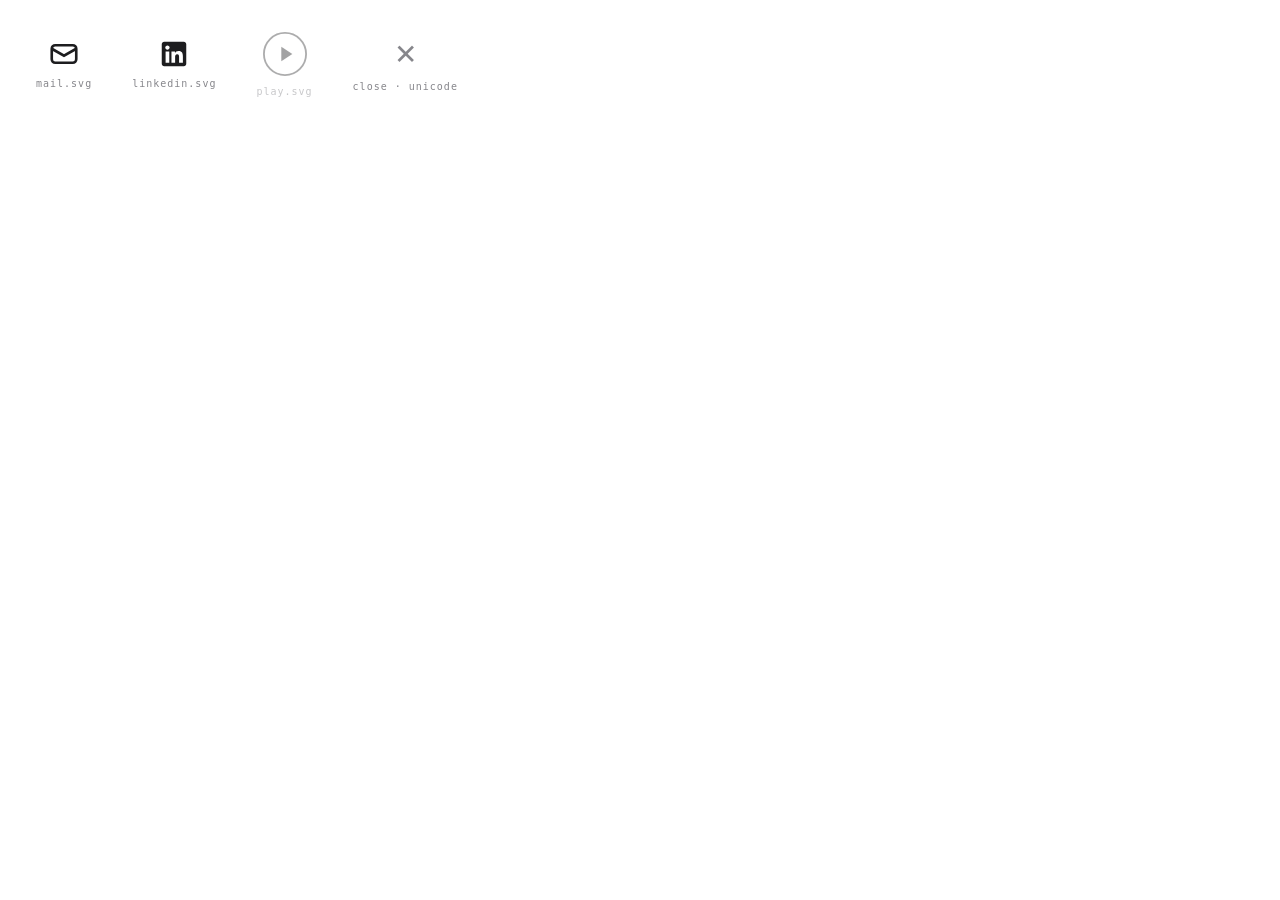
<file: brand-icons.card.html>
<!-- @dsCard group="Brand" viewport="700x150" name="Iconography" subtitle="Inline 1.5px-stroke SVG, currentColor — no icon font, no emoji" -->
<!DOCTYPE html>
<html lang="en">
<head>
<meta charset="UTF-8" />
<link rel="stylesheet" href="../styles.css" />
<style>
  body { margin: 0; font-family: var(--font-body); background: var(--bg); color: var(--text); }
  .row { display: flex; gap: 40px; padding: 32px 36px; align-items: center; }
  .item { display: flex; flex-direction: column; align-items: center; gap: 10px; color: var(--text); }
  .v { font-family: var(--font-mono); font-size: 10px; letter-spacing: 0.1em; color: var(--text-secondary); }
  svg { display: block; }
</style>
</head>
<body>
<div class="row">
  <div class="item">
    <svg width="28" height="28" viewBox="0 0 16 16" fill="none"><rect x="1" y="3" width="14" height="10" rx="2" stroke="currentColor" stroke-width="1.5" fill="none"/><path d="M1 5l7 4 7-4" stroke="currentColor" stroke-width="1.5" fill="none"/></svg>
    <span class="v">mail.svg</span>
  </div>
  <div class="item">
    <svg width="28" height="28" viewBox="0 0 16 16" fill="currentColor"><path d="M13.6 1H2.4C1.63 1 1 1.63 1 2.4v11.2c0 .77.63 1.4 1.4 1.4h11.2c.77 0 1.4-.63 1.4-1.4V2.4c0-.77-.63-1.4-1.4-1.4zM5.3 13H3.2V6.5h2.1V13zM4.25 5.6c-.69 0-1.25-.56-1.25-1.25S3.56 3.1 4.25 3.1s1.25.56 1.25 1.25-.56 1.25-1.25 1.25zM13 13h-2.1V9.85c0-.75-.01-1.72-1.05-1.72-1.05 0-1.21.82-1.21 1.67V13H6.55V6.5h2.01v.89h.03c.28-.53.96-1.09 1.98-1.09 2.12 0 2.51 1.4 2.51 3.21V13z"/></svg>
    <span class="v">linkedin.svg</span>
  </div>
  <div class="item" style="opacity:0.45">
    <svg width="44" height="44" viewBox="0 0 48 48" fill="none"><circle cx="24" cy="24" r="23" stroke="currentColor" stroke-width="2" opacity="0.8"/><path d="M20 16l12 8-12 8V16z" fill="currentColor" opacity="0.9"/></svg>
    <span class="v">play.svg</span>
  </div>
  <div class="item">
    <span style="font-size:28px;color:var(--text-secondary)">✕</span>
    <span class="v">close · unicode</span>
  </div>
</div>
</body>
</html>
</file>
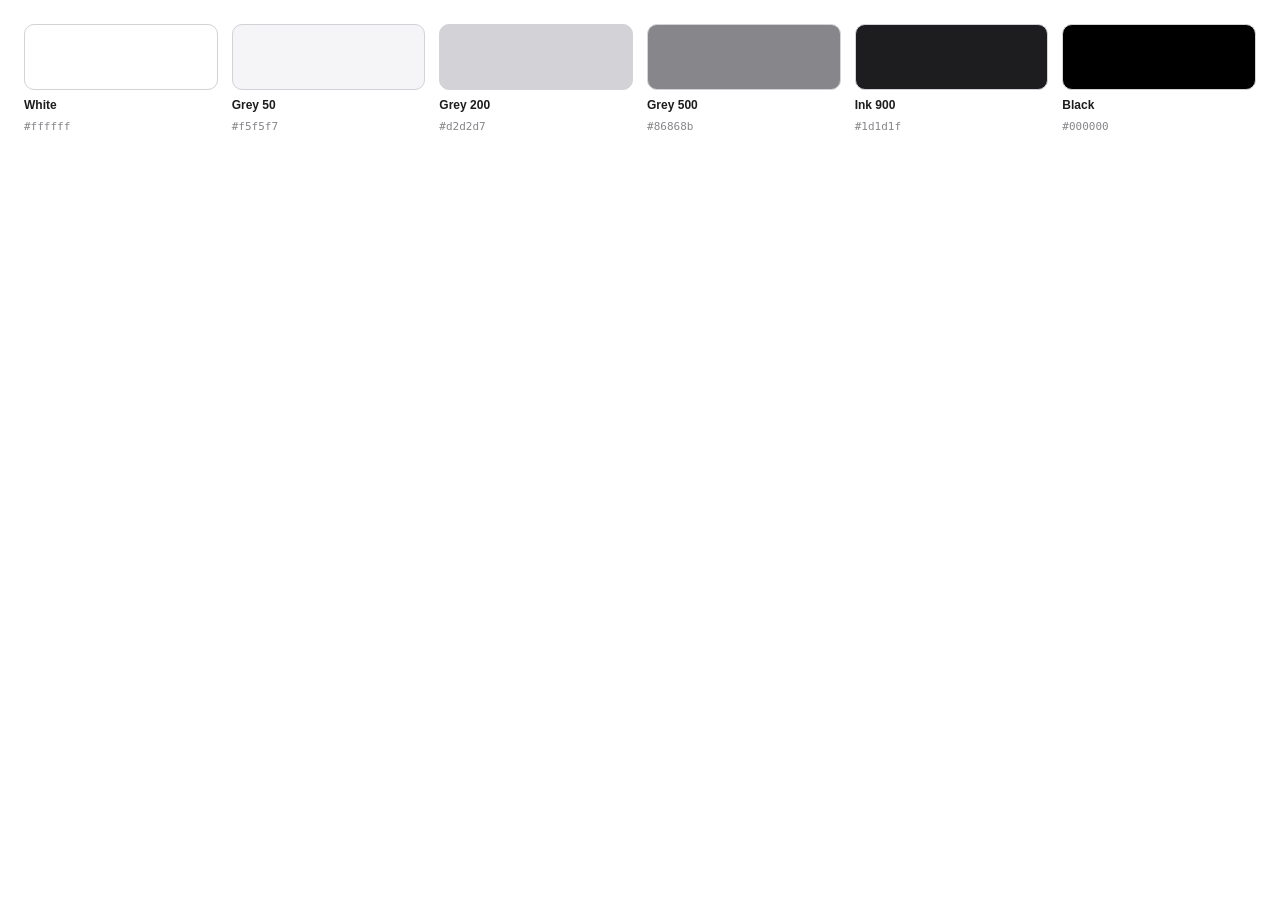
<file: colors-scale.card.html>
<!-- @dsCard group="Colors" viewport="700x150" name="Ink & surface scale" subtitle="The grey-to-ink spine of the brand" -->
<!DOCTYPE html>
<html lang="en">
<head>
<meta charset="UTF-8" />
<link rel="stylesheet" href="../styles.css" />
<style>
  body { margin: 0; font-family: var(--font-body); background: var(--bg); color: var(--text); }
  .row { display: flex; padding: 24px; gap: 14px; }
  .sw { flex: 1; display: flex; flex-direction: column; gap: 8px; }
  .chip { height: 64px; border-radius: 10px; border: 1px solid var(--border); }
  .n { font-size: 12px; font-weight: 600; }
  .v { font-family: var(--font-mono); font-size: 11px; color: var(--text-secondary); }
</style>
</head>
<body>
<div class="row">
  <div class="sw"><div class="chip" style="background:#ffffff"></div><span class="n">White</span><span class="v">#ffffff</span></div>
  <div class="sw"><div class="chip" style="background:#f5f5f7"></div><span class="n">Grey 50</span><span class="v">#f5f5f7</span></div>
  <div class="sw"><div class="chip" style="background:#d2d2d7"></div><span class="n">Grey 200</span><span class="v">#d2d2d7</span></div>
  <div class="sw"><div class="chip" style="background:#86868b"></div><span class="n">Grey 500</span><span class="v">#86868b</span></div>
  <div class="sw"><div class="chip" style="background:#1d1d1f"></div><span class="n">Ink 900</span><span class="v">#1d1d1f</span></div>
  <div class="sw"><div class="chip" style="background:#000000"></div><span class="n">Black</span><span class="v">#000000</span></div>
</div>
</body>
</html>
</file>
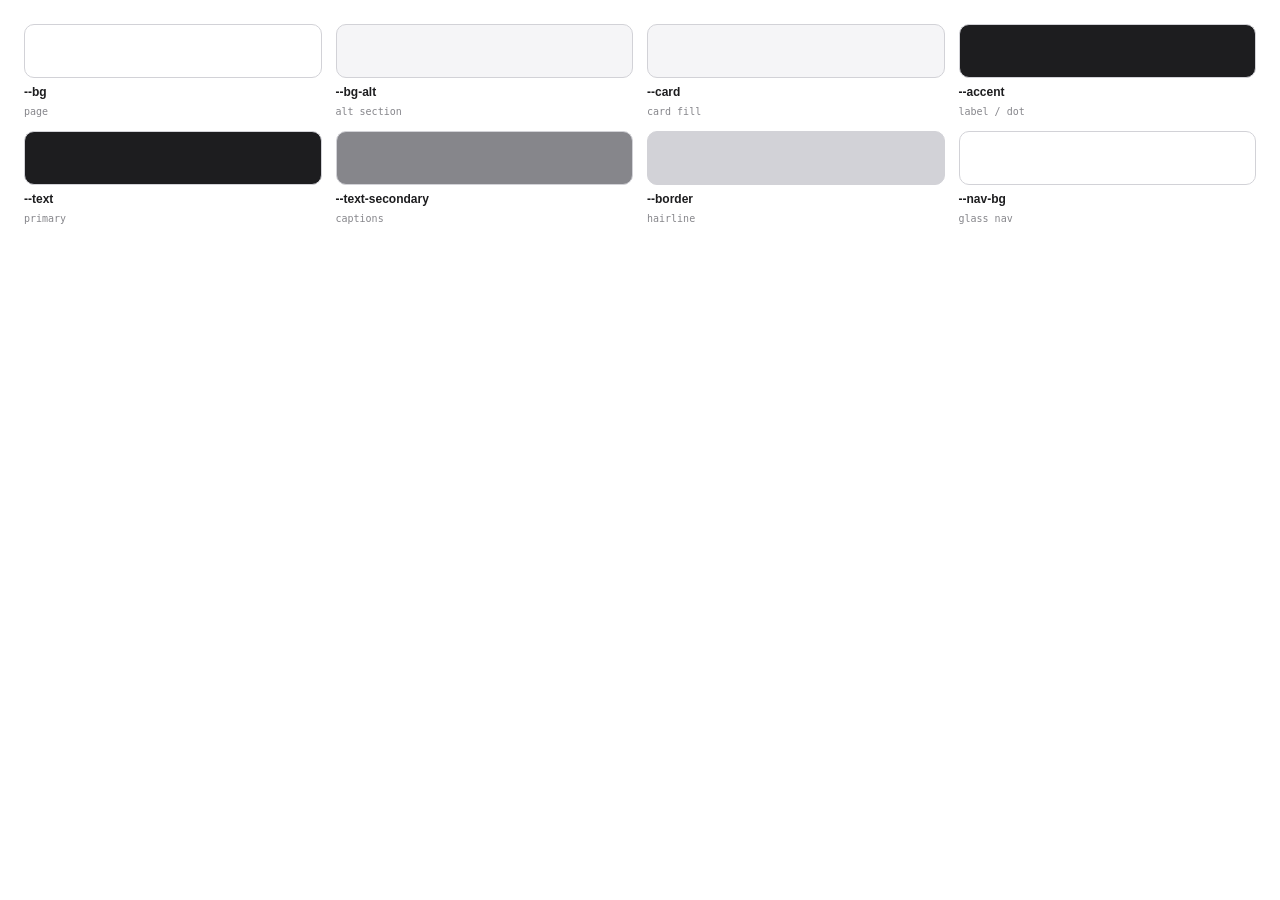
<file: colors-semantic.card.html>
<!-- @dsCard group="Colors" viewport="700x170" name="Semantic aliases" subtitle="How the scale maps to surfaces, text & lines" -->
<!DOCTYPE html>
<html lang="en">
<head>
<meta charset="UTF-8" />
<link rel="stylesheet" href="../styles.css" />
<style>
  body { margin: 0; font-family: var(--font-body); background: var(--bg); color: var(--text); }
  .grid { display: grid; grid-template-columns: repeat(4, 1fr); gap: 14px; padding: 24px; }
  .sw { display: flex; flex-direction: column; gap: 7px; }
  .chip { height: 52px; border-radius: 10px; border: 1px solid var(--border); }
  .n { font-size: 12px; font-weight: 600; }
  .v { font-family: var(--font-mono); font-size: 10px; color: var(--text-secondary); }
</style>
</head>
<body>
<div class="grid">
  <div class="sw"><div class="chip" style="background:var(--bg)"></div><span class="n">--bg</span><span class="v">page</span></div>
  <div class="sw"><div class="chip" style="background:var(--bg-alt)"></div><span class="n">--bg-alt</span><span class="v">alt section</span></div>
  <div class="sw"><div class="chip" style="background:var(--card)"></div><span class="n">--card</span><span class="v">card fill</span></div>
  <div class="sw"><div class="chip" style="background:var(--accent)"></div><span class="n">--accent</span><span class="v">label / dot</span></div>
  <div class="sw"><div class="chip" style="background:var(--text)"></div><span class="n">--text</span><span class="v">primary</span></div>
  <div class="sw"><div class="chip" style="background:var(--text-secondary)"></div><span class="n">--text-secondary</span><span class="v">captions</span></div>
  <div class="sw"><div class="chip" style="background:var(--border)"></div><span class="n">--border</span><span class="v">hairline</span></div>
  <div class="sw"><div class="chip" style="background:var(--nav-bg);backdrop-filter:blur(6px)"></div><span class="n">--nav-bg</span><span class="v">glass nav</span></div>
</div>
</body>
</html>
</file>
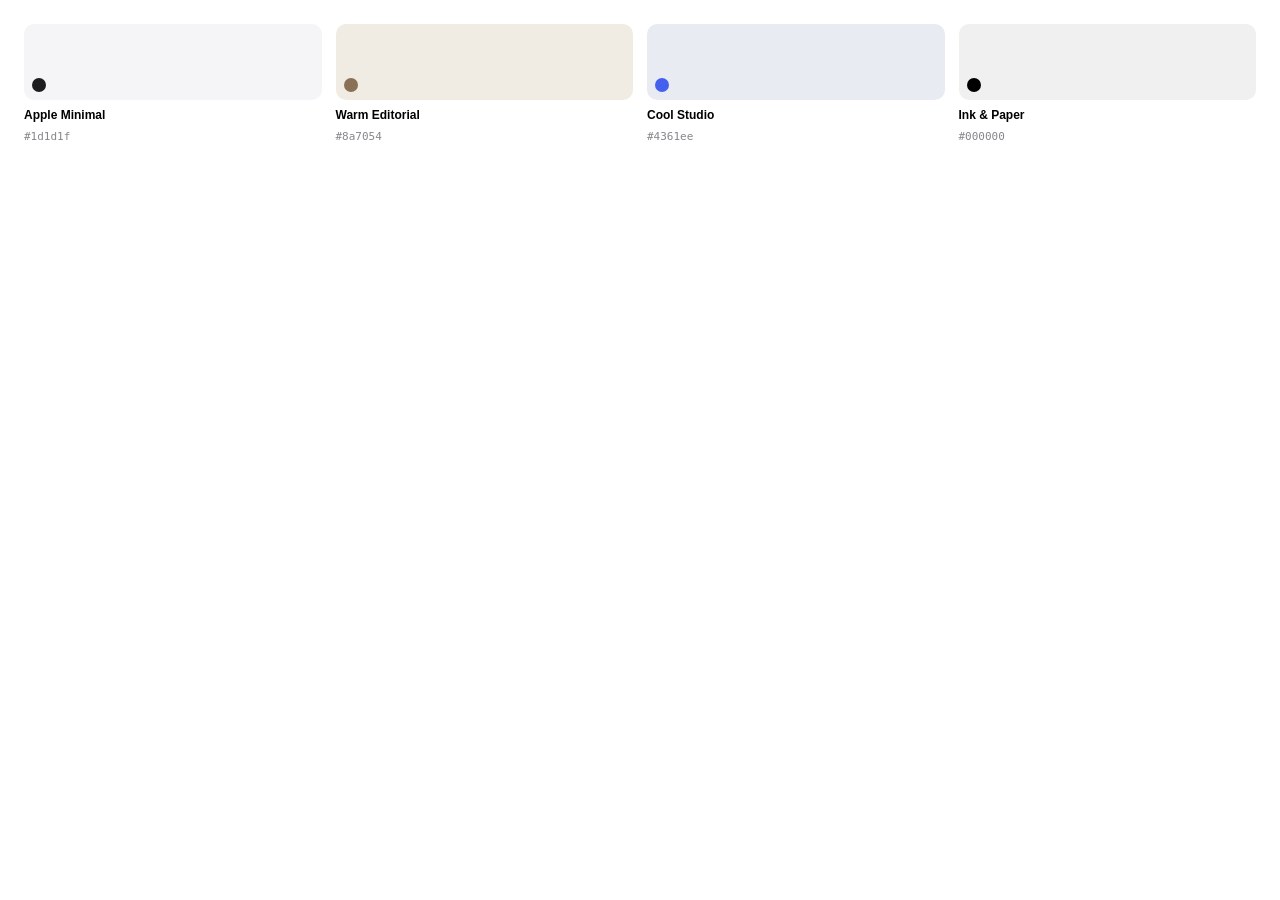
<file: colors-themes.card.html>
<!-- @dsCard group="Colors" viewport="700x150" name="Theme accents" subtitle="One accent per identity — never more than one" -->
<!DOCTYPE html>
<html lang="en">
<head>
<meta charset="UTF-8" />
<link rel="stylesheet" href="../styles.css" />
<style>
  body { margin: 0; font-family: var(--font-body); }
  .row { display: flex; padding: 24px; gap: 14px; }
  .sw { flex: 1; display: flex; flex-direction: column; gap: 8px; }
  .chip { height: 60px; border-radius: 10px; display: flex; align-items: flex-end; padding: 8px; }
  .dot { width: 14px; height: 14px; border-radius: 50%; }
  .n { font-size: 12px; font-weight: 600; }
  .v { font-family: var(--font-mono); font-size: 11px; color: #86868b; }
</style>
</head>
<body>
<div class="row">
  <div class="sw"><div class="chip" style="background:#f5f5f7"><span class="dot" style="background:#1d1d1f"></span></div><span class="n">Apple Minimal</span><span class="v">#1d1d1f</span></div>
  <div class="sw"><div class="chip" style="background:#f0ece4"><span class="dot" style="background:#8a7054"></span></div><span class="n">Warm Editorial</span><span class="v">#8a7054</span></div>
  <div class="sw"><div class="chip" style="background:#e8ecf2"><span class="dot" style="background:#4361ee"></span></div><span class="n">Cool Studio</span><span class="v">#4361ee</span></div>
  <div class="sw"><div class="chip" style="background:#f0f0f0"><span class="dot" style="background:#000000"></span></div><span class="n">Ink &amp; Paper</span><span class="v">#000000</span></div>
</div>
</body>
</html>
</file>
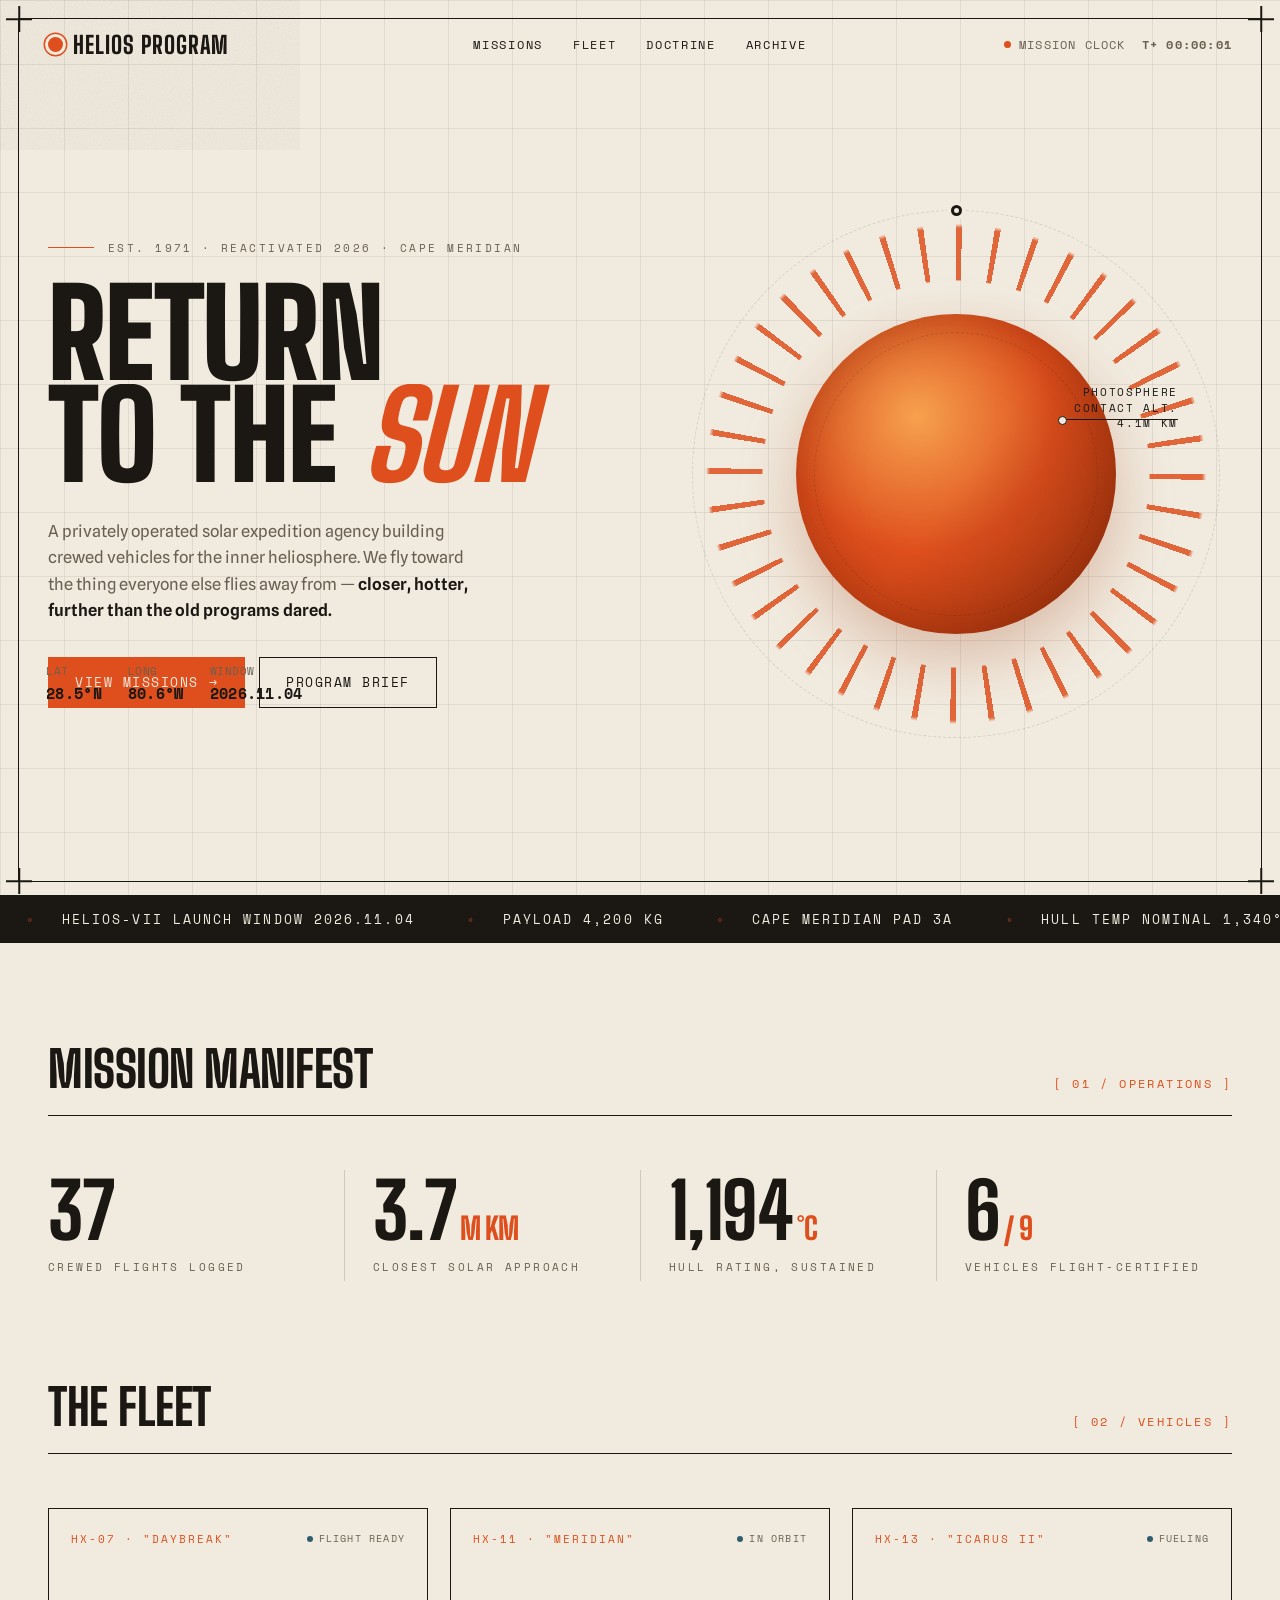
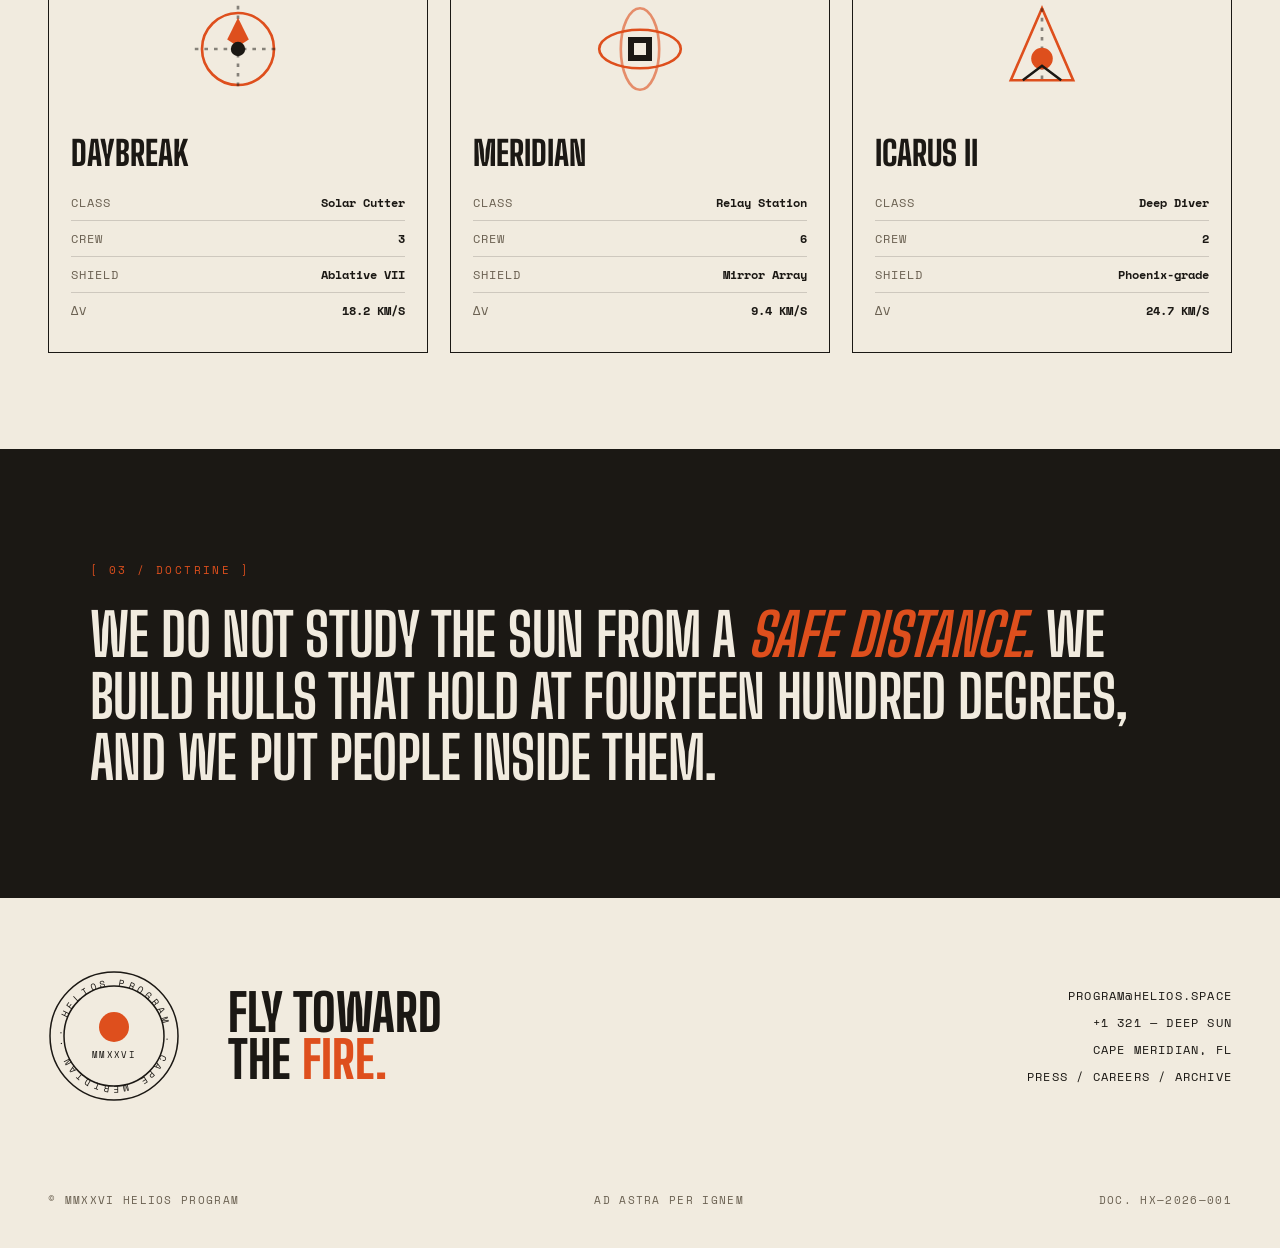
<file: Helios Program.html>
<!DOCTYPE html>
<html lang="en">
<head>
<meta charset="UTF-8" />
<meta name="viewport" content="width=device-width, initial-scale=1.0" />
<title>HELIOS PROGRAM — Return to the Sun</title>
<link rel="preconnect" href="https://fonts.googleapis.com" />
<link rel="preconnect" href="https://fonts.gstatic.com" crossorigin />
<link href="https://fonts.googleapis.com/css2?family=Big+Shoulders+Display:wght@500;700;800;900&family=Space+Mono:wght@400;700&family=Spline+Sans:wght@400;500;600&display=swap" rel="stylesheet" />
<style>
  :root {
    --paper: #f1ebdf;
    --paper-2: #e7dccb;
    --ink: #1b1814;
    --ink-soft: #6a6051;
    --helios: #de4f1d;
    --helios-deep: #b3380f;
    --sky: #2f5d6e;
    --line: rgba(27, 24, 20, 0.16);
    --line-soft: rgba(27, 24, 20, 0.08);
    --display: "Big Shoulders Display", sans-serif;
    --mono: "Space Mono", monospace;
    --body: "Spline Sans", sans-serif;
  }
  * { margin: 0; padding: 0; box-sizing: border-box; }
  html { scroll-behavior: smooth; }
  body {
    background: var(--paper);
    color: var(--ink);
    font-family: var(--body);
    overflow-x: hidden;
    -webkit-font-smoothing: antialiased;
  }
  ::selection { background: var(--helios); color: var(--paper); }
  ::-webkit-scrollbar { width: 9px; }
  ::-webkit-scrollbar-track { background: var(--paper-2); }
  ::-webkit-scrollbar-thumb { background: var(--ink); }

  /* faint engineering grid + grain over everything */
  body::before {
    content: "";
    position: fixed; inset: 0; z-index: 1; pointer-events: none;
    background-image:
      linear-gradient(var(--line-soft) 1px, transparent 1px),
      linear-gradient(90deg, var(--line-soft) 1px, transparent 1px);
    background-size: 64px 64px;
  }
  .grain {
    position: fixed; inset: 0; z-index: 2; pointer-events: none;
    opacity: 0.5; mix-blend-mode: multiply;
  }

  .mono { font-family: var(--mono); }
  .lbl {
    font-family: var(--mono); font-size: 11px; letter-spacing: 0.22em;
    text-transform: uppercase; color: var(--ink-soft);
  }

  /* ---------- FRAME ---------- */
  .frame {
    position: fixed; inset: 18px; z-index: 5; pointer-events: none;
    border: 1.5px solid var(--ink);
  }
  .reg { position: absolute; width: 26px; height: 26px; }
  .reg::before, .reg::after { content: ""; position: absolute; background: var(--ink); }
  .reg::before { left: 50%; top: 0; width: 1.5px; height: 100%; transform: translateX(-50%); }
  .reg::after { top: 50%; left: 0; height: 1.5px; width: 100%; transform: translateY(-50%); }
  .reg.tl { top: -13px; left: -13px; } .reg.tr { top: -13px; right: -13px; }
  .reg.bl { bottom: -13px; left: -13px; } .reg.br { bottom: -13px; right: -13px; }

  /* ---------- SHELL ---------- */
  .shell { position: relative; z-index: 10; padding: 0 48px; max-width: 1440px; margin: 0 auto; }

  /* ---------- TOPBAR ---------- */
  header {
    position: relative; z-index: 10;
    display: grid; grid-template-columns: 1fr auto 1fr; align-items: center;
    padding: 30px 48px 0; max-width: 1440px; margin: 0 auto;
  }
  .wordmark { display: flex; align-items: center; gap: 10px; font-family: var(--display); font-weight: 800; font-size: 24px; letter-spacing: 0.04em; }
  .wordmark .sun { width: 15px; height: 15px; border-radius: 50%; background: var(--helios); box-shadow: 0 0 0 3px var(--paper), 0 0 0 4.5px var(--helios); }
  nav { display: flex; gap: 30px; justify-self: center; }
  nav a {
    font-family: var(--mono); font-size: 12px; letter-spacing: 0.14em; text-transform: uppercase;
    color: var(--ink); text-decoration: none; position: relative; padding: 4px 0;
  }
  nav a::after { content: ""; position: absolute; left: 0; bottom: 0; width: 0; height: 1.5px; background: var(--helios); transition: width 0.3s cubic-bezier(0.22,1,0.36,1); }
  nav a:hover { color: var(--helios); }
  nav a:hover::after { width: 100%; }
  .clock { justify-self: end; font-family: var(--mono); font-size: 12px; letter-spacing: 0.1em; color: var(--ink-soft); display: flex; align-items: center; gap: 8px; }
  .clock .dot { width: 7px; height: 7px; border-radius: 50%; background: var(--helios); animation: blink 1.6s steps(1) infinite; }
  @keyframes blink { 50% { opacity: 0.25; } }

  /* ---------- HERO ---------- */
  .hero { position: relative; z-index: 10; min-height: calc(100vh - 70px); display: grid; grid-template-columns: 1.05fr 0.95fr; align-items: center; gap: 20px; }
  .hero-l { position: relative; }
  .kicker { display: flex; align-items: center; gap: 14px; margin-bottom: 26px; }
  .kicker .bar { width: 46px; height: 1.5px; background: var(--helios); }
  h1 { font-family: var(--display); font-weight: 900; line-height: 0.84; letter-spacing: -0.01em; font-size: clamp(58px, 9.5vw, 150px); text-transform: uppercase; }
  h1 .em { color: var(--helios); font-style: italic; font-weight: 800; }
  .line-mask { overflow: hidden; display: block; }
  .line-mask > span { display: block; transform: translateY(110%); animation: riseIn 0.95s cubic-bezier(0.22,1,0.36,1) forwards; }
  .line-mask:nth-child(1) > span { animation-delay: 0.15s; }
  .line-mask:nth-child(2) > span { animation-delay: 0.27s; }
  .line-mask:nth-child(3) > span { animation-delay: 0.39s; }
  @keyframes riseIn { to { transform: translateY(0); } }

  .lede { max-width: 430px; margin-top: 32px; font-size: 16.5px; line-height: 1.6; color: var(--ink-soft); opacity: 0; animation: fadeUp 0.9s ease 0.7s forwards; }
  .lede b { color: var(--ink); font-weight: 600; }
  .cta { display: flex; gap: 14px; margin-top: 34px; flex-wrap: wrap; opacity: 0; animation: fadeUp 0.9s ease 0.85s forwards; }
  @keyframes fadeUp { from { opacity: 0; transform: translateY(18px); } to { opacity: 1; transform: translateY(0); } }
  .btn {
    font-family: var(--mono); font-size: 12.5px; letter-spacing: 0.12em; text-transform: uppercase;
    padding: 15px 26px; border: 1.5px solid var(--ink); cursor: pointer; text-decoration: none; color: var(--ink);
    background: transparent; display: inline-flex; align-items: center; gap: 10px; transition: all 0.25s ease;
  }
  .btn .arr { transition: transform 0.25s ease; }
  .btn:hover .arr { transform: translateX(5px); }
  .btn--solid { background: var(--helios); border-color: var(--helios); color: var(--paper); }
  .btn--solid:hover { background: var(--helios-deep); border-color: var(--helios-deep); }
  .btn--ghost:hover { background: var(--ink); color: var(--paper); }

  /* coordinate readouts down the left edge */
  .coords { position: absolute; left: -2px; bottom: 4px; display: flex; gap: 26px; opacity: 0; animation: fadeUp 0.9s ease 1s forwards; }
  .coords div { font-family: var(--mono); font-size: 11px; color: var(--ink-soft); letter-spacing: 0.05em; }
  .coords b { display: block; color: var(--ink); font-size: 15px; letter-spacing: 0.02em; margin-top: 3px; }

  /* ---------- SUN DISC ---------- */
  .hero-r { position: relative; height: 560px; display: flex; align-items: center; justify-content: center; }
  .disc-wrap { position: relative; width: 460px; height: 460px; opacity: 0; animation: discIn 1.3s cubic-bezier(0.22,1,0.36,1) 0.4s forwards; }
  @keyframes discIn { from { opacity: 0; transform: scale(0.82) rotate(-12deg); } to { opacity: 1; transform: scale(1) rotate(0); } }
  .rays {
    position: absolute; inset: -60px; border-radius: 50%;
    background: repeating-conic-gradient(from 0deg, var(--helios) 0deg 1.4deg, transparent 1.4deg 9deg);
    -webkit-mask: radial-gradient(circle, transparent 47%, #000 47.4%, #000 60%, transparent 61%);
    mask: radial-gradient(circle, transparent 47%, #000 47.4%, #000 60%, transparent 61%);
    opacity: 0.85; animation: spin 60s linear infinite;
  }
  @keyframes spin { to { transform: rotate(360deg); } }
  .disc {
    position: absolute; inset: 70px; border-radius: 50%;
    background: radial-gradient(circle at 38% 32%, #f6a14e 0%, var(--helios) 46%, var(--helios-deep) 100%);
    box-shadow: inset 0 0 60px rgba(120,30,0,0.45), 0 24px 60px rgba(160,60,20,0.28);
  }
  .disc::after { /* terminator shading */
    content: ""; position: absolute; inset: 0; border-radius: 50%;
    background: linear-gradient(125deg, transparent 52%, rgba(70,20,0,0.32) 100%);
  }
  .ring { position: absolute; border: 1.5px dashed var(--line); border-radius: 50%; }
  .ring.r1 { inset: 18px; }
  .ring.r2 { inset: -34px; border-color: rgba(27,24,20,0.12); }
  .orbit { position: absolute; inset: -34px; animation: spin 16s linear infinite; }
  .craft { position: absolute; top: -5px; left: 50%; width: 11px; height: 11px; margin-left: -5.5px; background: var(--ink); border-radius: 50%; box-shadow: 0 0 0 4px var(--paper); }
  .craft::after { content: ""; position: absolute; inset: 3px; background: var(--paper); border-radius: 50%; }
  .disc-tag { position: absolute; top: 4px; right: -6px; transform: rotate(0deg); text-align: right; }
  .disc-tag .lbl { display: block; }
  .leader { position: absolute; right: 8px; top: 38%; width: 120px; height: 1.5px; background: var(--ink); }
  .leader::before { content: ""; position: absolute; left: 0; top: -3px; width: 7px; height: 7px; border-radius: 50%; border: 1.5px solid var(--ink); background: var(--paper); }
  .leader .t { position: absolute; right: 0; top: -34px; font-family: var(--mono); font-size: 10.5px; letter-spacing: 0.16em; text-transform: uppercase; color: var(--ink); text-align: right; line-height: 1.5; }

  /* ---------- TICKER ---------- */
  .ticker { position: relative; z-index: 10; border-top: 1.5px solid var(--ink); border-bottom: 1.5px solid var(--ink); overflow: hidden; background: var(--ink); margin-top: 6px; }
  .ticker-track { display: flex; gap: 0; white-space: nowrap; animation: marquee 38s linear infinite; }
  .ticker-track span { font-family: var(--mono); font-size: 13px; letter-spacing: 0.16em; text-transform: uppercase; color: var(--paper); padding: 13px 26px; display: inline-flex; align-items: center; gap: 26px; }
  .ticker-track span i { color: var(--helios); font-style: normal; }
  @keyframes marquee { to { transform: translateX(-50%); } }

  /* ---------- MANIFEST ---------- */
  section.block { position: relative; z-index: 10; max-width: 1440px; margin: 0 auto; padding: 96px 48px; }
  .sec-head { display: flex; align-items: baseline; justify-content: space-between; gap: 24px; border-bottom: 1.5px solid var(--ink); padding-bottom: 16px; margin-bottom: 54px; }
  .sec-head h2 { font-family: var(--display); font-weight: 800; font-size: clamp(30px, 4vw, 50px); text-transform: uppercase; letter-spacing: -0.01em; }
  .sec-head .idx { font-family: var(--mono); font-size: 12px; letter-spacing: 0.2em; color: var(--helios); }
  .manifest { display: grid; grid-template-columns: repeat(4, 1fr); gap: 0; }
  .stat { padding: 6px 28px; border-left: 1.5px solid var(--line); }
  .stat:first-child { border-left: none; padding-left: 0; }
  .stat .num { font-family: var(--display); font-weight: 800; font-size: clamp(46px, 6vw, 82px); line-height: 0.9; letter-spacing: -0.02em; }
  .stat .num .u { font-size: 0.4em; color: var(--helios); margin-left: 4px; }
  .stat .cap { margin-top: 14px; }

  /* ---------- FLEET ---------- */
  .fleet { display: grid; grid-template-columns: repeat(3, 1fr); gap: 22px; }
  .craft-card { border: 1.5px solid var(--ink); background: var(--paper); display: flex; flex-direction: column; transition: transform 0.4s cubic-bezier(0.22,1,0.36,1), box-shadow 0.4s ease; }
  .craft-card:hover { transform: translateY(-6px); box-shadow: 10px 12px 0 var(--ink); }
  .craft-card .top { padding: 22px 22px 0; display: flex; justify-content: space-between; align-items: flex-start; }
  .craft-card .code { font-family: var(--mono); font-size: 11px; letter-spacing: 0.18em; color: var(--helios); }
  .craft-card .status { font-family: var(--mono); font-size: 10px; letter-spacing: 0.12em; text-transform: uppercase; color: var(--ink-soft); display: flex; align-items: center; gap: 6px; }
  .craft-card .status .d { width: 6px; height: 6px; border-radius: 50%; background: var(--sky); }
  .craft-viz { height: 168px; margin: 18px 0 4px; display: flex; align-items: center; justify-content: center; position: relative; }
  .craft-viz svg { width: 120px; height: 120px; }
  .craft-card h3 { font-family: var(--display); font-weight: 800; font-size: 34px; text-transform: uppercase; padding: 0 22px; line-height: 0.95; }
  .craft-card .spec { padding: 16px 22px 24px; }
  .spec .r { display: flex; justify-content: space-between; padding: 9px 0; border-top: 1px solid var(--line); font-family: var(--mono); font-size: 12px; }
  .spec .r:first-child { border-top: none; }
  .spec .r .k { color: var(--ink-soft); letter-spacing: 0.08em; }
  .spec .r .v { color: var(--ink); font-weight: 700; }

  /* ---------- STATEMENT ---------- */
  .statement { position: relative; z-index: 10; background: var(--ink); color: var(--paper); padding: 110px 48px; }
  .statement .in { max-width: 1100px; margin: 0 auto; }
  .statement .lbl { color: var(--helios); }
  .statement p { font-family: var(--display); font-weight: 700; font-size: clamp(30px, 4.6vw, 64px); line-height: 1.04; text-transform: uppercase; letter-spacing: -0.01em; margin-top: 26px; }
  .statement p em { color: var(--helios); font-style: italic; }

  /* ---------- FOOTER ---------- */
  footer { position: relative; z-index: 10; max-width: 1440px; margin: 0 auto; padding: 72px 48px 90px; display: grid; grid-template-columns: auto 1fr auto; gap: 48px; align-items: center; }
  .patch { width: 132px; height: 132px; position: relative; }
  .patch .pt { position: absolute; inset: 0; animation: spin 26s linear infinite; }
  .patch .center { position: absolute; inset: 0; display: flex; flex-direction: column; align-items: center; justify-content: center; text-align: center; }
  .patch .center .s { width: 30px; height: 30px; border-radius: 50%; background: var(--helios); margin-bottom: 6px; }
  .patch .center .y { font-family: var(--mono); font-size: 9px; letter-spacing: 0.14em; color: var(--ink); }
  .foot-mid { font-family: var(--display); font-weight: 800; font-size: clamp(28px, 4vw, 52px); text-transform: uppercase; line-height: 0.92; }
  .foot-mid span { color: var(--helios); }
  .foot-r { text-align: right; }
  .foot-r a { display: block; font-family: var(--mono); font-size: 12px; letter-spacing: 0.1em; color: var(--ink); text-decoration: none; padding: 5px 0; transition: color 0.2s; }
  .foot-r a:hover { color: var(--helios); }
  .copyline { max-width: 1440px; margin: 0 auto; padding: 0 48px 40px; display: flex; justify-content: space-between; }
  .copyline span { font-family: var(--mono); font-size: 11px; letter-spacing: 0.12em; color: var(--ink-soft); text-transform: uppercase; }

  @media (max-width: 1000px) {
    .hero { grid-template-columns: 1fr; gap: 40px; padding-top: 30px; min-height: 0; }
    .hero-r { height: 380px; order: -1; }
    .disc-wrap { width: 340px; height: 340px; }
    .coords { position: static; margin-top: 36px; }
    .manifest { grid-template-columns: repeat(2, 1fr); gap: 30px 0; }
    .fleet { grid-template-columns: 1fr; }
    footer { grid-template-columns: 1fr; text-align: left; gap: 30px; }
    .foot-r { text-align: left; }
  }
  @media (max-width: 640px) {
    .shell, header, .hero, section.block, footer, .copyline, .statement { padding-left: 22px; padding-right: 22px; }
    nav, .clock { display: none; }
    header { grid-template-columns: 1fr; }
    .manifest { grid-template-columns: 1fr; }
    .stat { border-left: none; padding-left: 0; border-top: 1.5px solid var(--line); padding-top: 20px; }
  }
</style>
</head>
<body>
  <svg class="grain"><filter id="n"><feTurbulence type="fractalNoise" baseFrequency="0.8" numOctaves="2" stitchTiles="stitch"/><feColorMatrix type="saturate" values="0"/></filter><rect width="100%" height="100%" filter="url(#n)" opacity="0.32"/></svg>

  <div class="frame">
    <span class="reg tl"></span><span class="reg tr"></span><span class="reg bl"></span><span class="reg br"></span>
  </div>

  <header>
    <div class="wordmark"><span class="sun"></span>HELIOS&nbsp;PROGRAM</div>
    <nav>
      <a href="#manifest">Missions</a>
      <a href="#fleet">Fleet</a>
      <a href="#stmt">Doctrine</a>
      <a href="#foot">Archive</a>
    </nav>
    <div class="clock"><span class="dot"></span>MISSION&nbsp;CLOCK&nbsp;<b id="clk">T+ 00:00:00</b></div>
  </header>

  <div class="shell">
    <div class="hero">
      <div class="hero-l">
        <div class="kicker"><span class="bar"></span><span class="lbl">Est. 1971 · Reactivated 2026 · Cape Meridian</span></div>
        <h1>
          <span class="line-mask"><span>Return</span></span>
          <span class="line-mask"><span>to the <span class="em">Sun</span></span></span>
        </h1>
        <p class="lede">A privately operated solar expedition agency building crewed vehicles for the inner heliosphere. We fly toward the thing everyone else flies away from — <b>closer, hotter, further than the old programs dared.</b></p>
        <div class="cta">
          <a href="#fleet" class="btn btn--solid">View Missions <span class="arr">→</span></a>
          <a href="#stmt" class="btn btn--ghost">Program Brief</a>
        </div>
        <div class="coords">
          <div>LAT<b>28.5°N</b></div>
          <div>LONG<b>80.6°W</b></div>
          <div>WINDOW<b>2026.11.04</b></div>
        </div>
      </div>

      <div class="hero-r">
        <div class="disc-wrap">
          <div class="rays"></div>
          <div class="ring r2"></div>
          <div class="disc"><div class="ring r1"></div></div>
          <div class="orbit"><span class="craft"></span></div>
          <div class="leader"><span class="t">Photosphere<br/>contact alt.<br/>4.1M KM</span></div>
        </div>
      </div>
    </div>
  </div>

  <div class="ticker">
    <div class="ticker-track" id="tick"></div>
  </div>

  <section class="block" id="manifest">
    <div class="sec-head"><h2>Mission Manifest</h2><span class="idx">[ 01 / OPERATIONS ]</span></div>
    <div class="manifest">
      <div class="stat"><div class="num" data-to="41"><span class="v">0</span></div><div class="cap lbl">Crewed flights logged</div></div>
      <div class="stat"><div class="num" data-to="4.1"><span class="v">0</span><span class="u">M KM</span></div><div class="cap lbl">Closest solar approach</div></div>
      <div class="stat"><div class="num" data-to="1340"><span class="v">0</span><span class="u">°C</span></div><div class="cap lbl">Hull rating, sustained</div></div>
      <div class="stat"><div class="num" data-to="7"><span class="v">0</span><span class="u">/ 9</span></div><div class="cap lbl">Vehicles flight-certified</div></div>
    </div>
  </section>

  <section class="block" id="fleet" style="padding-top:0;">
    <div class="sec-head"><h2>The Fleet</h2><span class="idx">[ 02 / VEHICLES ]</span></div>
    <div class="fleet">
      <div class="craft-card">
        <div class="top"><span class="code">HX-07 · "DAYBREAK"</span><span class="status"><span class="d"></span>FLIGHT READY</span></div>
        <div class="craft-viz">
          <svg viewBox="0 0 100 100" fill="none" stroke="#1b1814" stroke-width="2.2">
            <circle cx="50" cy="50" r="30" stroke="#de4f1d"/>
            <path d="M50 14v72M14 50h72" stroke-dasharray="3 5" opacity="0.5"/>
            <path d="M50 24l9 18-9 6-9-6z" fill="#de4f1d" stroke="none"/>
            <circle cx="50" cy="50" r="6" fill="#1b1814" stroke="none"/>
          </svg>
        </div>
        <h3>Daybreak</h3>
        <div class="spec">
          <div class="r"><span class="k">CLASS</span><span class="v">Solar Cutter</span></div>
          <div class="r"><span class="k">CREW</span><span class="v">3</span></div>
          <div class="r"><span class="k">SHIELD</span><span class="v">Ablative VII</span></div>
          <div class="r"><span class="k">ΔV</span><span class="v">18.2 KM/S</span></div>
        </div>
      </div>
      <div class="craft-card">
        <div class="top"><span class="code">HX-11 · "MERIDIAN"</span><span class="status"><span class="d"></span>IN ORBIT</span></div>
        <div class="craft-viz">
          <svg viewBox="0 0 100 100" fill="none" stroke="#1b1814" stroke-width="2.2">
            <ellipse cx="50" cy="50" rx="34" ry="16" stroke="#de4f1d"/>
            <ellipse cx="50" cy="50" rx="16" ry="34" stroke="#de4f1d" opacity="0.6"/>
            <rect x="40" y="40" width="20" height="20" fill="#1b1814" stroke="none"/>
            <rect x="45" y="45" width="10" height="10" fill="#f1ebdf" stroke="none"/>
          </svg>
        </div>
        <h3>Meridian</h3>
        <div class="spec">
          <div class="r"><span class="k">CLASS</span><span class="v">Relay Station</span></div>
          <div class="r"><span class="k">CREW</span><span class="v">6</span></div>
          <div class="r"><span class="k">SHIELD</span><span class="v">Mirror Array</span></div>
          <div class="r"><span class="k">ΔV</span><span class="v">9.4 KM/S</span></div>
        </div>
      </div>
      <div class="craft-card">
        <div class="top"><span class="code">HX-13 · "ICARUS II"</span><span class="status"><span class="d"></span>FUELING</span></div>
        <div class="craft-viz">
          <svg viewBox="0 0 100 100" fill="none" stroke="#1b1814" stroke-width="2.2">
            <path d="M50 16l26 60H24z" stroke="#de4f1d"/>
            <path d="M50 16v60" stroke-dasharray="3 5" opacity="0.5"/>
            <circle cx="50" cy="58" r="9" fill="#de4f1d" stroke="none"/>
            <path d="M34 76l16-12 16 12" />
          </svg>
        </div>
        <h3>Icarus II</h3>
        <div class="spec">
          <div class="r"><span class="k">CLASS</span><span class="v">Deep Diver</span></div>
          <div class="r"><span class="k">CREW</span><span class="v">2</span></div>
          <div class="r"><span class="k">SHIELD</span><span class="v">Phoenix-grade</span></div>
          <div class="r"><span class="k">ΔV</span><span class="v">24.7 KM/S</span></div>
        </div>
      </div>
    </div>
  </section>

  <section class="statement" id="stmt">
    <div class="in">
      <span class="lbl">[ 03 / DOCTRINE ]</span>
      <p>We do not study the sun from a <em>safe distance.</em> We build hulls that hold at fourteen hundred degrees, and we put people inside them.</p>
    </div>
  </section>

  <footer id="foot">
    <div class="patch">
      <svg class="pt" viewBox="0 0 132 132">
        <defs><path id="circ" d="M66,66 m-50,0 a50,50 0 1,1 100,0 a50,50 0 1,1 -100,0"/></defs>
        <circle cx="66" cy="66" r="64" fill="none" stroke="#1b1814" stroke-width="1.5"/>
        <circle cx="66" cy="66" r="50" fill="none" stroke="#1b1814" stroke-width="1.5"/>
        <text font-family="Space Mono, monospace" font-size="9.5" letter-spacing="3.2" fill="#1b1814">
          <textPath href="#circ" startOffset="0">· HELIOS PROGRAM · CAPE MERIDIAN · AD ASTRA PER IGNEM ·</textPath>
        </text>
      </svg>
      <div class="center"><span class="s"></span><span class="y">MMXXVI</span></div>
    </div>
    <div class="foot-mid">Fly toward<br/>the <span>fire.</span></div>
    <div class="foot-r">
      <a href="#">PROGRAM@HELIOS.SPACE</a>
      <a href="#">+1 321 — DEEP SUN</a>
      <a href="#">CAPE MERIDIAN, FL</a>
      <a href="#">PRESS / CAREERS / ARCHIVE</a>
    </div>
  </footer>
  <div class="copyline">
    <span>© MMXXVI Helios Program</span>
    <span>Ad Astra Per Ignem</span>
    <span>Doc. HX—2026—001</span>
  </div>

<script>
  // mission clock — counts up from page load
  (function () {
    var t0 = Date.now();
    var el = document.getElementById("clk");
    function pad(n) { return String(n).padStart(2, "0"); }
    setInterval(function () {
      var s = Math.floor((Date.now() - t0) / 1000);
      el.textContent = "T+ " + pad((s / 3600) | 0) + ":" + pad(((s / 60) | 0) % 60) + ":" + pad(s % 60);
    }, 1000);
  })();

  // ticker content (duplicated for seamless loop)
  (function () {
    var items = [
      "HELIOS-VII LAUNCH WINDOW 2026.11.04", "PAYLOAD 4,200 KG", "CAPE MERIDIAN PAD 3A",
      "HULL TEMP NOMINAL 1,340°C", "CREW OF THREE CERTIFIED", "TRAJECTORY: SOLAR PROGRADE",
      "DAYBREAK FLIGHT-READY", "AD ASTRA PER IGNEM"
    ];
    var one = items.map(function (x) { return "<span><i>◦</i>" + x + "</span>"; }).join("");
    document.getElementById("tick").innerHTML = one + one;
  })();

  // counter tick-up on scroll into view
  (function () {
    function ease(t) { return 1 - Math.pow(1 - t, 3); }
    function run(node) {
      var to = parseFloat(node.getAttribute("data-to"));
      var dec = (to % 1 !== 0) ? 1 : 0;
      var vEl = node.querySelector(".v");
      var dur = 1500, start = null;
      function step(ts) {
        if (!start) start = ts;
        var p = Math.min((ts - start) / dur, 1);
        var val = to * ease(p);
        vEl.textContent = dec ? val.toFixed(1) : Math.round(val).toLocaleString();
        if (p < 1) requestAnimationFrame(step);
      }
      requestAnimationFrame(step);
    }
    var io = new IntersectionObserver(function (es) {
      es.forEach(function (e) { if (e.isIntersecting) { run(e.target); io.unobserve(e.target); } });
    }, { threshold: 0.5 });
    document.querySelectorAll(".num[data-to]").forEach(function (n) { io.observe(n); });
  })();
</script>
</body>
</html>
</file>
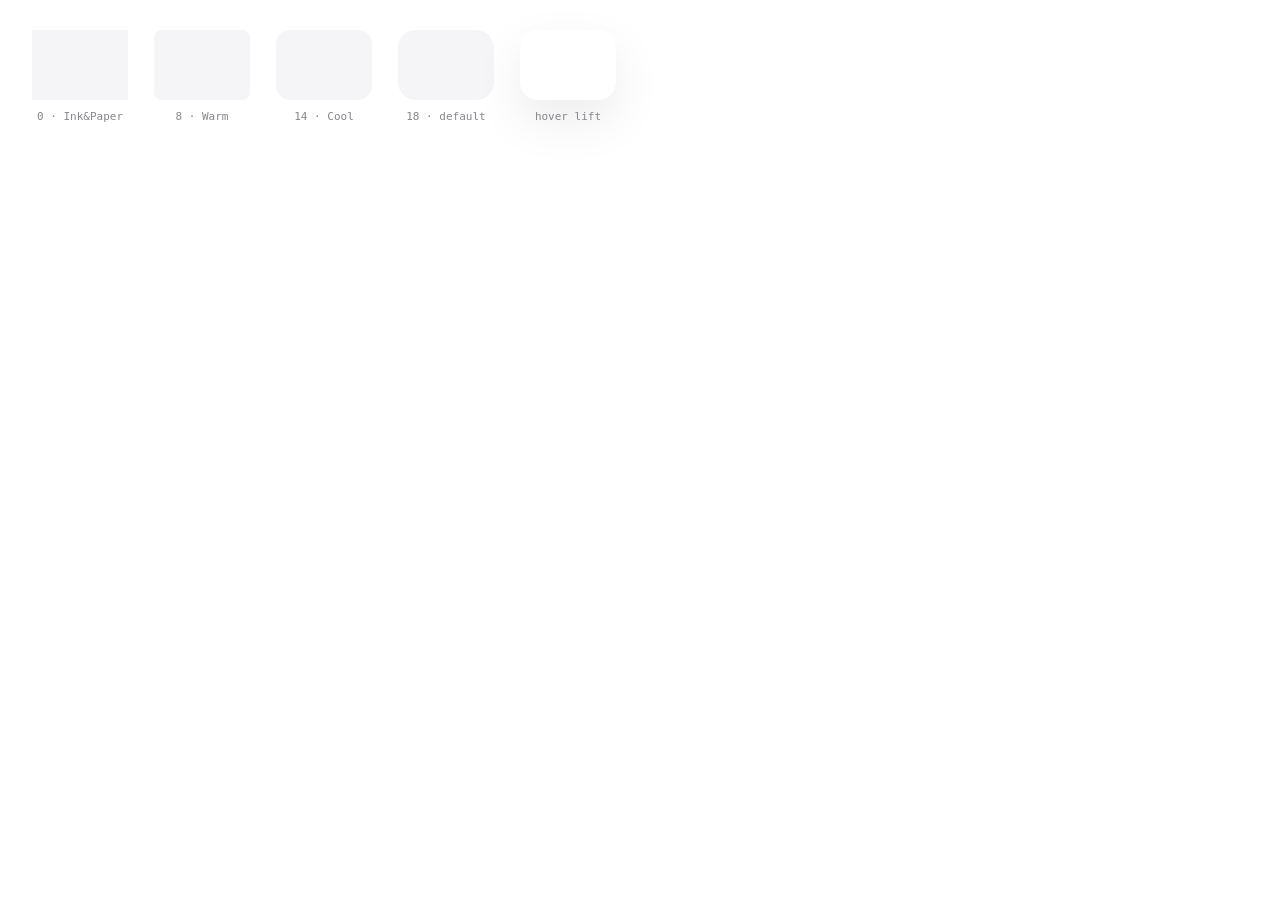
<file: spacing-radius.card.html>
<!-- @dsCard group="Spacing" viewport="700x180" name="Radius & shadow" subtitle="18px default radius · soft hover-only lift" -->
<!DOCTYPE html>
<html lang="en">
<head>
<meta charset="UTF-8" />
<link rel="stylesheet" href="../styles.css" />
<style>
  body { margin: 0; font-family: var(--font-body); background: var(--bg); color: var(--text); }
  .row { display: flex; gap: 26px; padding: 30px 32px; align-items: center; }
  .item { display: flex; flex-direction: column; gap: 10px; align-items: center; }
  .box { width: 96px; height: 70px; background: var(--card); }
  .v { font-family: var(--font-mono); font-size: 11px; color: var(--text-secondary); }
  .lift { box-shadow: 0 20px 50px rgba(0,0,0,0.08); border-radius: 18px; background: var(--bg); }
</style>
</head>
<body>
<div class="row">
  <div class="item"><div class="box" style="border-radius:0"></div><span class="v">0 · Ink&amp;Paper</span></div>
  <div class="item"><div class="box" style="border-radius:8px"></div><span class="v">8 · Warm</span></div>
  <div class="item"><div class="box" style="border-radius:14px"></div><span class="v">14 · Cool</span></div>
  <div class="item"><div class="box" style="border-radius:18px"></div><span class="v">18 · default</span></div>
  <div class="item"><div class="box lift"></div><span class="v">hover lift</span></div>
</div>
</body>
</html>
</file>
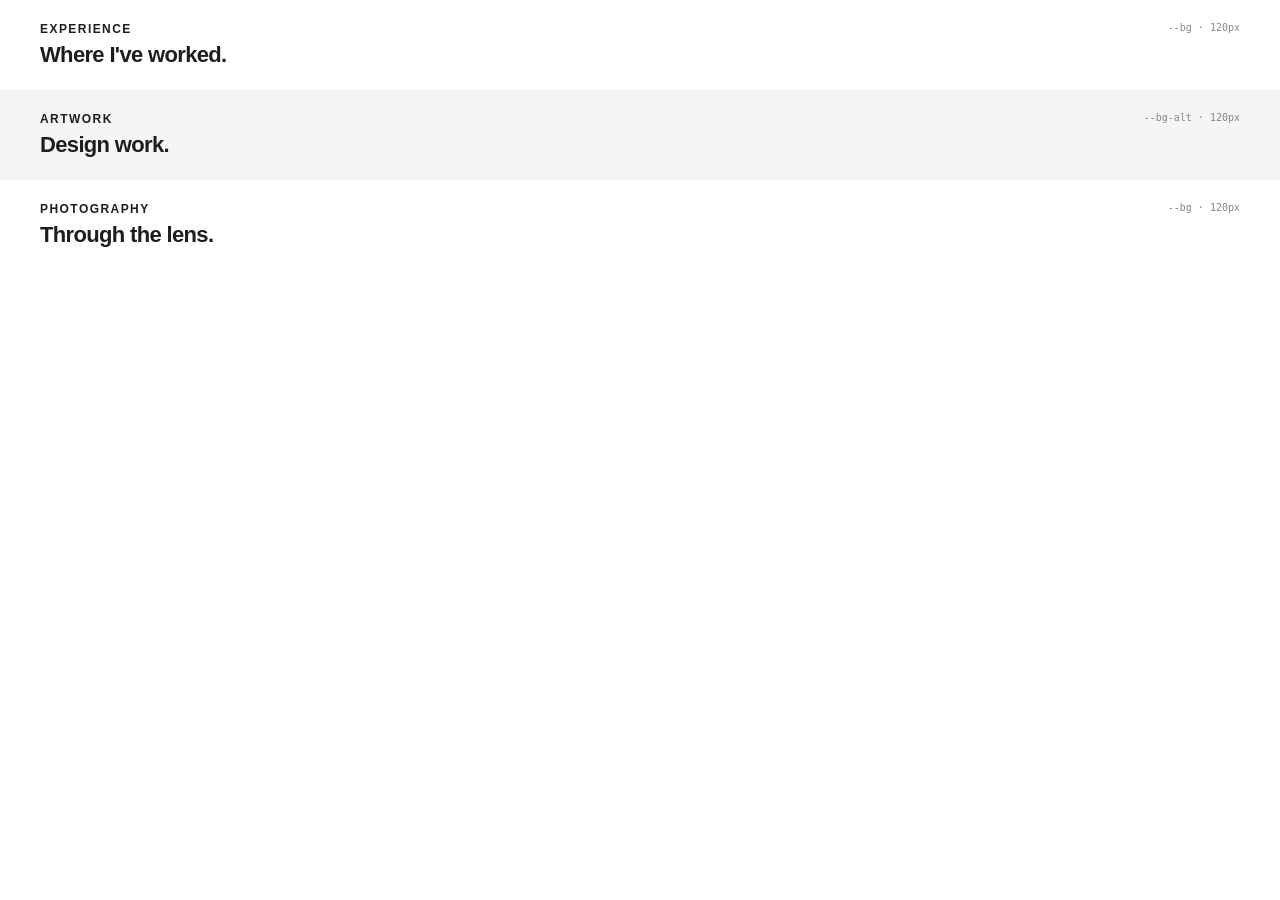
<file: spacing-rhythm.card.html>
<!-- @dsCard group="Spacing" viewport="700x200" name="Section rhythm" subtitle="1120px column · 48px gutters · alternating surfaces" -->
<!DOCTYPE html>
<html lang="en">
<head>
<meta charset="UTF-8" />
<link rel="stylesheet" href="../styles.css" />
<style>
  body { margin: 0; font-family: var(--font-body); background: var(--bg); color: var(--text); }
  .stack { display: flex; flex-direction: column; }
  .sec { padding: 22px 40px; position: relative; }
  .alt { background: var(--bg-alt); }
  .lbl { font-size: 12px; text-transform: uppercase; letter-spacing: 0.12em; color: var(--accent); font-weight: 600; margin-bottom: 6px; }
  .ti { font-family: var(--font-heading); font-weight: var(--heading-weight); font-size: 22px; letter-spacing: -0.03em; }
  .tag { position: absolute; right: 40px; top: 22px; font-family: var(--font-mono); font-size: 10px; color: var(--text-secondary); }
</style>
</head>
<body>
<div class="stack">
  <div class="sec"><span class="tag">--bg · 120px</span><div class="lbl">Experience</div><div class="ti">Where I've worked.</div></div>
  <div class="sec alt"><span class="tag">--bg-alt · 120px</span><div class="lbl">Artwork</div><div class="ti">Design work.</div></div>
  <div class="sec"><span class="tag">--bg · 120px</span><div class="lbl">Photography</div><div class="ti">Through the lens.</div></div>
</div>
</body>
</html>
</file>
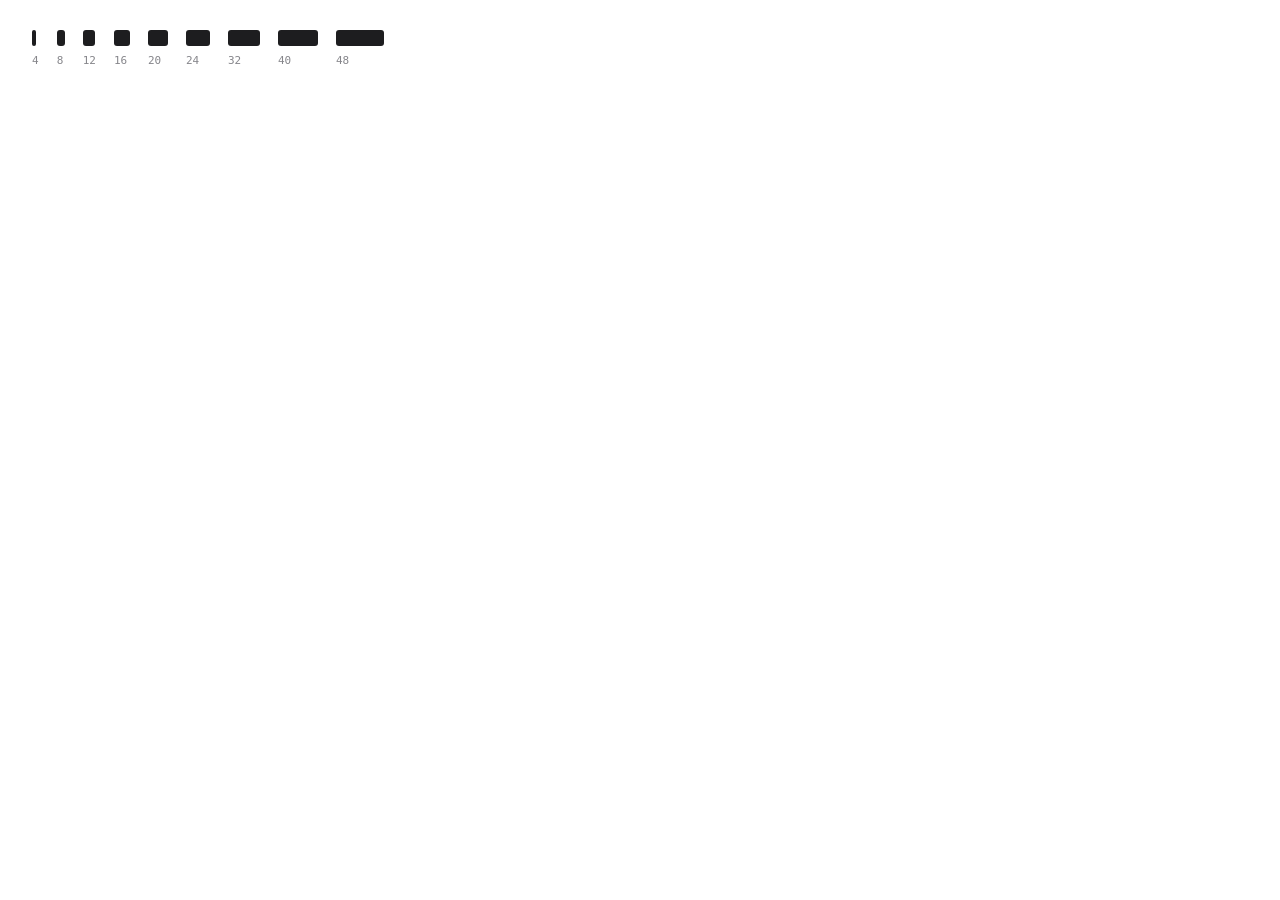
<file: spacing-scale.card.html>
<!-- @dsCard group="Spacing" viewport="700x170" name="Spacing scale" subtitle="4 → 48px step scale" -->
<!DOCTYPE html>
<html lang="en">
<head>
<meta charset="UTF-8" />
<link rel="stylesheet" href="../styles.css" />
<style>
  body { margin: 0; font-family: var(--font-body); background: var(--bg); color: var(--text); }
  .row { display: flex; align-items: flex-end; gap: 18px; padding: 30px 32px; }
  .col { display: flex; flex-direction: column; align-items: flex-start; gap: 8px; }
  .bar { background: var(--text); height: 16px; border-radius: 3px; }
  .v { font-family: var(--font-mono); font-size: 11px; color: var(--text-secondary); }
</style>
</head>
<body>
<div class="row">
  <div class="col"><div class="bar" style="width:4px"></div><span class="v">4</span></div>
  <div class="col"><div class="bar" style="width:8px"></div><span class="v">8</span></div>
  <div class="col"><div class="bar" style="width:12px"></div><span class="v">12</span></div>
  <div class="col"><div class="bar" style="width:16px"></div><span class="v">16</span></div>
  <div class="col"><div class="bar" style="width:20px"></div><span class="v">20</span></div>
  <div class="col"><div class="bar" style="width:24px"></div><span class="v">24</span></div>
  <div class="col"><div class="bar" style="width:32px"></div><span class="v">32</span></div>
  <div class="col"><div class="bar" style="width:40px"></div><span class="v">40</span></div>
  <div class="col"><div class="bar" style="width:48px"></div><span class="v">48</span></div>
</div>
</body>
</html>
</file>
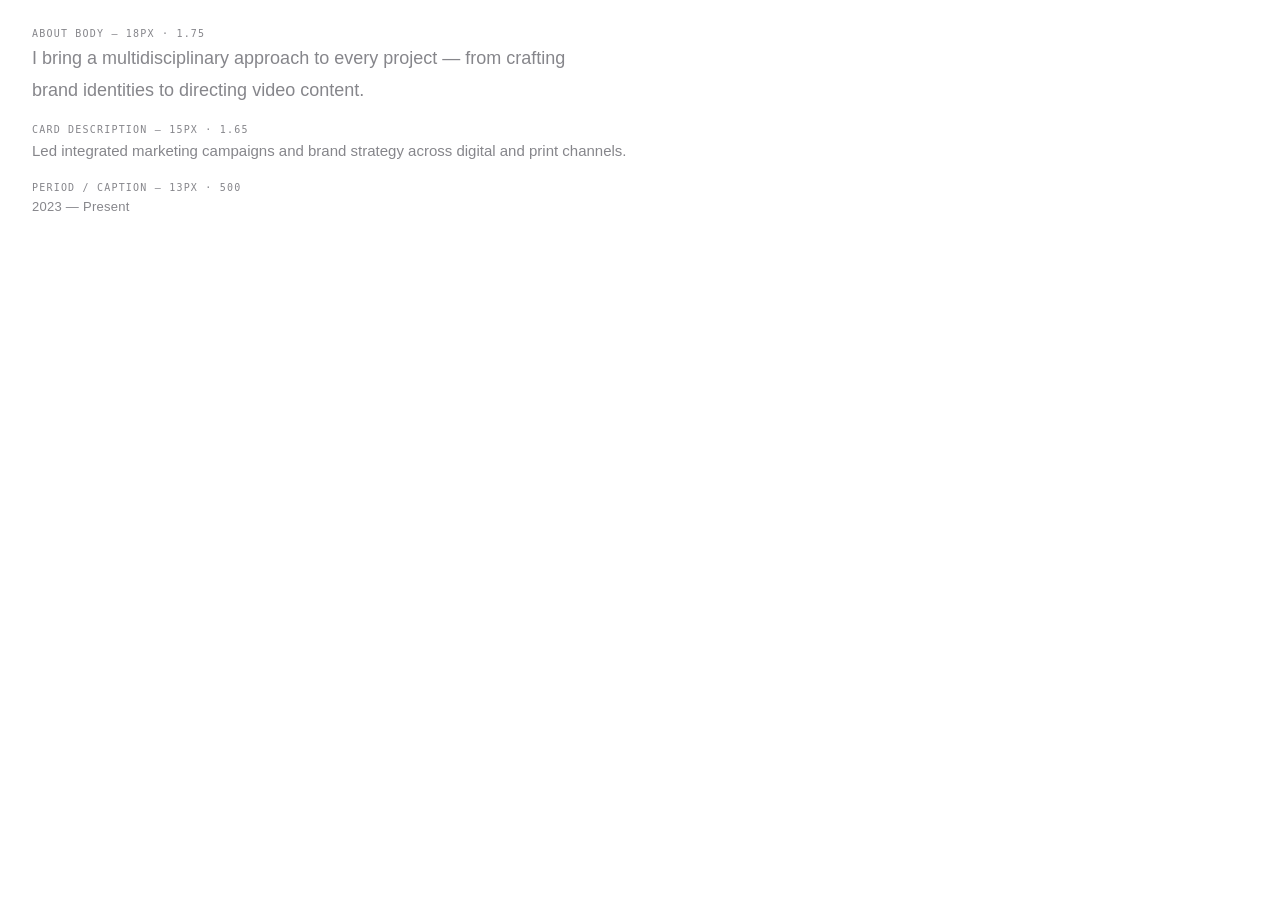
<file: type-body.card.html>
<!-- @dsCard group="Type" viewport="700x230" name="Body & supporting text" subtitle="Calm grey body at 1.75 line-height" -->
<!DOCTYPE html>
<html lang="en">
<head>
<meta charset="UTF-8" />
<link rel="stylesheet" href="../styles.css" />
<style>
  body { margin: 0; font-family: var(--font-body); background: var(--bg); color: var(--text); }
  .wrap { padding: 28px 32px; display: flex; flex-direction: column; gap: 18px; }
  .meta { font-family: var(--font-mono); font-size: 10px; letter-spacing: 0.12em; color: var(--text-secondary); text-transform: uppercase; margin-bottom: 4px; }
  .about { font-size: 18px; line-height: 1.75; color: var(--text-secondary); max-width: 560px; }
  .desc { font-size: 15px; line-height: 1.65; color: var(--text-secondary); }
  .period { font-size: 13px; color: var(--text-secondary); font-weight: 500; letter-spacing: 0.02em; }
</style>
</head>
<body>
<div class="wrap">
  <div><div class="meta">About body — 18px · 1.75</div><p class="about" style="margin:0">I bring a multidisciplinary approach to every project — from crafting brand identities to directing video content.</p></div>
  <div><div class="meta">Card description — 15px · 1.65</div><p class="desc" style="margin:0">Led integrated marketing campaigns and brand strategy across digital and print channels.</p></div>
  <div><div class="meta">Period / caption — 13px · 500</div><span class="period">2023 — Present</span></div>
</div>
</body>
</html>
</file>
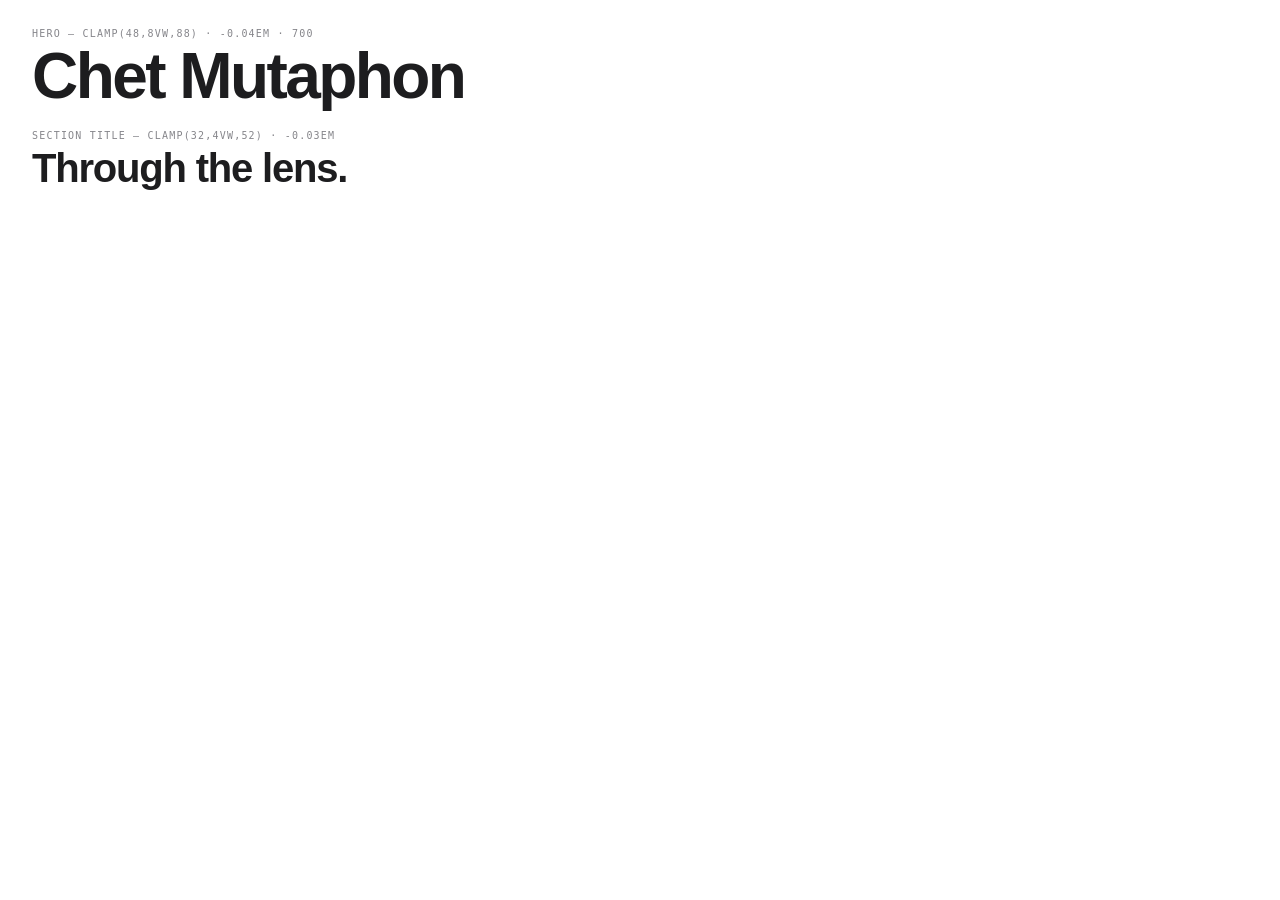
<file: type-display.card.html>
<!-- @dsCard group="Type" viewport="700x230" name="Display scale" subtitle="Hero name & section title — tight, negative-tracked" -->
<!DOCTYPE html>
<html lang="en">
<head>
<meta charset="UTF-8" />
<link rel="stylesheet" href="../styles.css" />
<style>
  body { margin: 0; font-family: var(--font-body); background: var(--bg); color: var(--text); }
  .wrap { padding: 28px 32px; display: flex; flex-direction: column; gap: 20px; }
  .item { display: flex; flex-direction: column; gap: 4px; }
  .meta { font-family: var(--font-mono); font-size: 10px; letter-spacing: 0.12em; color: var(--text-secondary); text-transform: uppercase; }
  .hero { font-family: var(--font-heading); font-weight: var(--heading-weight); font-size: 64px; letter-spacing: -0.04em; line-height: 1.05; }
  .title { font-family: var(--font-heading); font-weight: var(--heading-weight); font-size: 40px; letter-spacing: -0.03em; line-height: 1.15; }
</style>
</head>
<body>
<div class="wrap">
  <div class="item"><span class="meta">Hero — clamp(48,8vw,88) · -0.04em · 700</span><span class="hero">Chet Mutaphon</span></div>
  <div class="item"><span class="meta">Section title — clamp(32,4vw,52) · -0.03em</span><span class="title">Through the lens.</span></div>
</div>
</body>
</html>
</file>
<file: styles.css>
/* ============================================================
   Chet Mutaphon — Design System
   Global stylesheet entry. @import lines only.
   ============================================================ */
@import url("tokens/fonts.css");
@import url("tokens/colors.css");
@import url("tokens/typography.css");
@import url("tokens/spacing.css");
@import url("tokens/themes.css");
</file>
